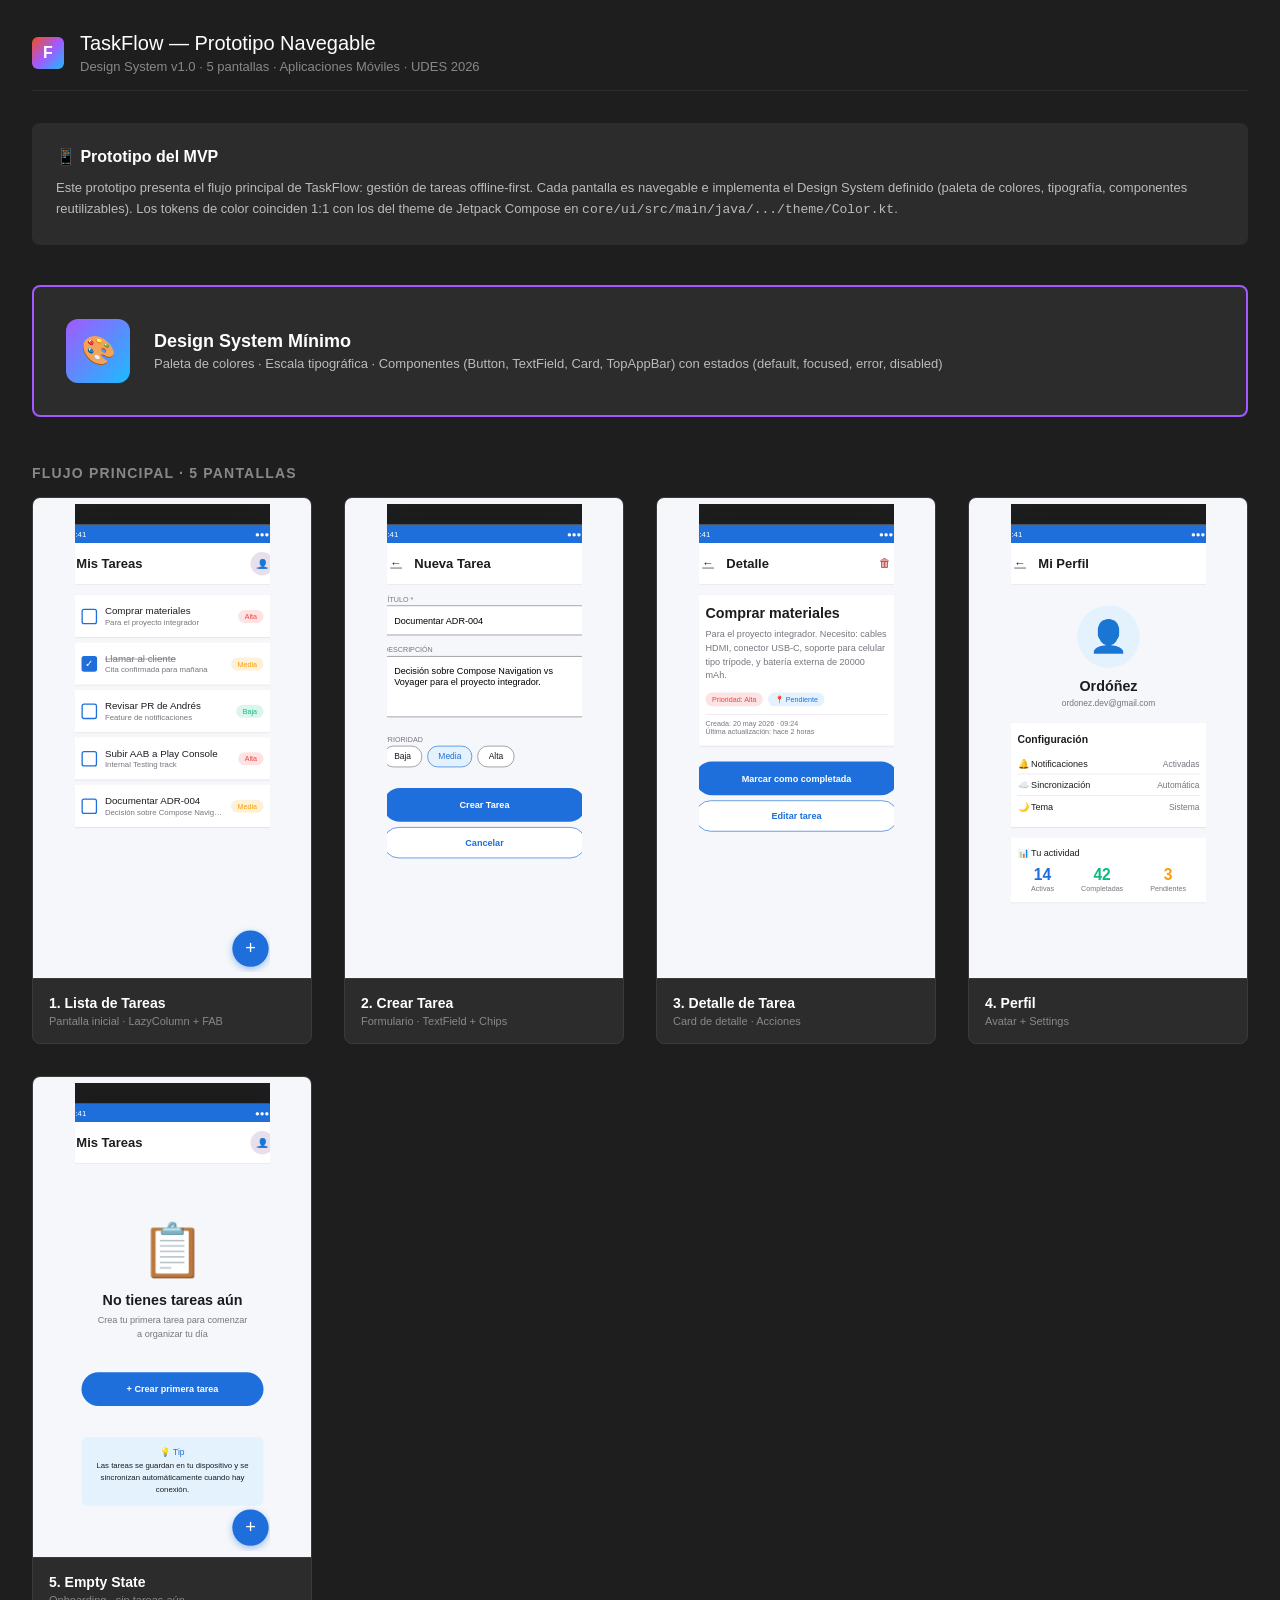
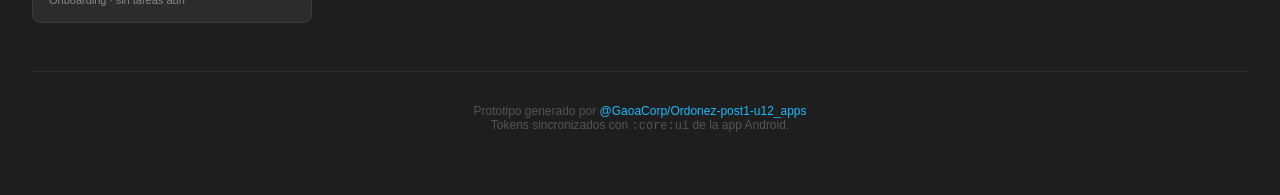
<file: prototype/index.html>
<!DOCTYPE html>
<html lang="es">
<head>
<meta charset="UTF-8">
<meta name="viewport" content="width=device-width, initial-scale=1.0">
<title>TaskFlow — Prototipo Figma</title>
<style>
  * { box-sizing: border-box; margin: 0; padding: 0; }
  body {
    font-family: -apple-system, 'Segoe UI', Roboto, sans-serif;
    background: #1E1E1E;
    color: #FFFFFF;
    min-height: 100vh;
    padding: 32px;
  }
  .figma-header {
    display: flex;
    align-items: center;
    gap: 16px;
    margin-bottom: 32px;
    padding-bottom: 16px;
    border-bottom: 1px solid #2C2C2C;
  }
  .figma-logo {
    width: 32px; height: 32px;
    background: linear-gradient(135deg, #F24E1E 0%, #A259FF 50%, #1ABCFE 100%);
    border-radius: 6px;
    display: flex; align-items: center; justify-content: center;
    font-weight: 700;
    font-size: 16px;
  }
  h1 { font-size: 20px; font-weight: 500; }
  .subtitle { font-size: 13px; color: #888; margin-top: 4px; }
  
  .container { max-width: 1400px; margin: 0 auto; }
  
  .intro {
    background: #2C2C2C;
    border-radius: 8px;
    padding: 24px;
    margin-bottom: 40px;
  }
  .intro h2 { font-size: 16px; font-weight: 600; margin-bottom: 12px; color: #FFF; }
  .intro p { font-size: 13px; color: #BBB; line-height: 1.6; }
  
  .section-title {
    font-size: 14px;
    text-transform: uppercase;
    letter-spacing: 1.2px;
    color: #888;
    margin: 32px 0 16px;
    font-weight: 600;
  }
  
  .screen-grid {
    display: grid;
    grid-template-columns: repeat(auto-fit, minmax(280px, 1fr));
    gap: 32px;
    margin-bottom: 48px;
  }
  
  .screen-card {
    background: #2C2C2C;
    border-radius: 8px;
    overflow: hidden;
    border: 1px solid #3A3A3A;
    transition: all 0.2s;
    text-decoration: none;
    color: inherit;
    display: block;
  }
  .screen-card:hover {
    border-color: #1ABCFE;
    transform: translateY(-4px);
    box-shadow: 0 8px 24px rgba(26,188,254,0.2);
  }
  .screen-preview {
    height: 480px;
    background: #F5F7FA;
    display: flex;
    align-items: center;
    justify-content: center;
    overflow: hidden;
  }
  .screen-preview iframe {
    border: none;
    transform: scale(0.65);
    transform-origin: center center;
    width: 360px;
    height: 720px;
    pointer-events: none;
  }
  .screen-meta {
    padding: 16px;
    border-top: 1px solid #3A3A3A;
  }
  .screen-name { font-size: 14px; font-weight: 600; margin-bottom: 4px; }
  .screen-flow { font-size: 11px; color: #888; }
  
  .ds-card {
    background: #2C2C2C;
    border: 2px solid #A259FF;
    border-radius: 8px;
    padding: 32px;
    margin-bottom: 48px;
    text-decoration: none;
    color: inherit;
    display: flex;
    align-items: center;
    gap: 24px;
    transition: all 0.2s;
  }
  .ds-card:hover {
    background: #353535;
    transform: translateX(4px);
  }
  .ds-icon {
    width: 64px;
    height: 64px;
    background: linear-gradient(135deg, #A259FF 0%, #1ABCFE 100%);
    border-radius: 12px;
    display: flex;
    align-items: center;
    justify-content: center;
    font-size: 28px;
    flex-shrink: 0;
  }
  .ds-info h3 { font-size: 18px; font-weight: 600; margin-bottom: 4px; }
  .ds-info p { font-size: 13px; color: #BBB; }
  
  .footer {
    text-align: center;
    font-size: 12px;
    color: #555;
    padding: 32px 0;
    border-top: 1px solid #2C2C2C;
    margin-top: 48px;
  }
  .footer a { color: #1ABCFE; text-decoration: none; }
</style>
</head>
<body>
<div class="container">
  
  <div class="figma-header">
    <div class="figma-logo">F</div>
    <div>
      <h1>TaskFlow — Prototipo Navegable</h1>
      <div class="subtitle">Design System v1.0 · 5 pantallas · Aplicaciones Móviles · UDES 2026</div>
    </div>
  </div>
  
  <div class="intro">
    <h2>📱 Prototipo del MVP</h2>
    <p>
      Este prototipo presenta el flujo principal de TaskFlow: gestión de tareas offline-first.
      Cada pantalla es navegable e implementa el Design System definido (paleta de colores,
      tipografía, componentes reutilizables). Los tokens de color coinciden 1:1 con los del
      theme de Jetpack Compose en <code>core/ui/src/main/java/.../theme/Color.kt</code>.
    </p>
  </div>

  <a href="design-system.html" class="ds-card">
    <div class="ds-icon">🎨</div>
    <div class="ds-info">
      <h3>Design System Mínimo</h3>
      <p>Paleta de colores · Escala tipográfica · Componentes (Button, TextField, Card, TopAppBar) con estados (default, focused, error, disabled)</p>
    </div>
  </a>

  <div class="section-title">Flujo principal · 5 pantallas</div>
  
  <div class="screen-grid">
    
    <a href="screen-1-list.html" class="screen-card">
      <div class="screen-preview"><iframe src="screen-1-list.html"></iframe></div>
      <div class="screen-meta">
        <div class="screen-name">1. Lista de Tareas</div>
        <div class="screen-flow">Pantalla inicial · LazyColumn + FAB</div>
      </div>
    </a>
    
    <a href="screen-2-create.html" class="screen-card">
      <div class="screen-preview"><iframe src="screen-2-create.html"></iframe></div>
      <div class="screen-meta">
        <div class="screen-name">2. Crear Tarea</div>
        <div class="screen-flow">Formulario · TextField + Chips</div>
      </div>
    </a>
    
    <a href="screen-3-detail.html" class="screen-card">
      <div class="screen-preview"><iframe src="screen-3-detail.html"></iframe></div>
      <div class="screen-meta">
        <div class="screen-name">3. Detalle de Tarea</div>
        <div class="screen-flow">Card de detalle · Acciones</div>
      </div>
    </a>
    
    <a href="screen-4-profile.html" class="screen-card">
      <div class="screen-preview"><iframe src="screen-4-profile.html"></iframe></div>
      <div class="screen-meta">
        <div class="screen-name">4. Perfil</div>
        <div class="screen-flow">Avatar + Settings</div>
      </div>
    </a>
    
    <a href="screen-5-empty.html" class="screen-card">
      <div class="screen-preview"><iframe src="screen-5-empty.html"></iframe></div>
      <div class="screen-meta">
        <div class="screen-name">5. Empty State</div>
        <div class="screen-flow">Onboarding · sin tareas aún</div>
      </div>
    </a>
    
  </div>
  
  <div class="footer">
    Prototipo generado por <a href="https://github.com/GaoaCorp/Ordonez-post1-u12_apps">@GaoaCorp/Ordonez-post1-u12_apps</a><br>
    Tokens sincronizados con <code>:core:ui</code> de la app Android.
  </div>
  
</div>
</body>
</html>
</file>
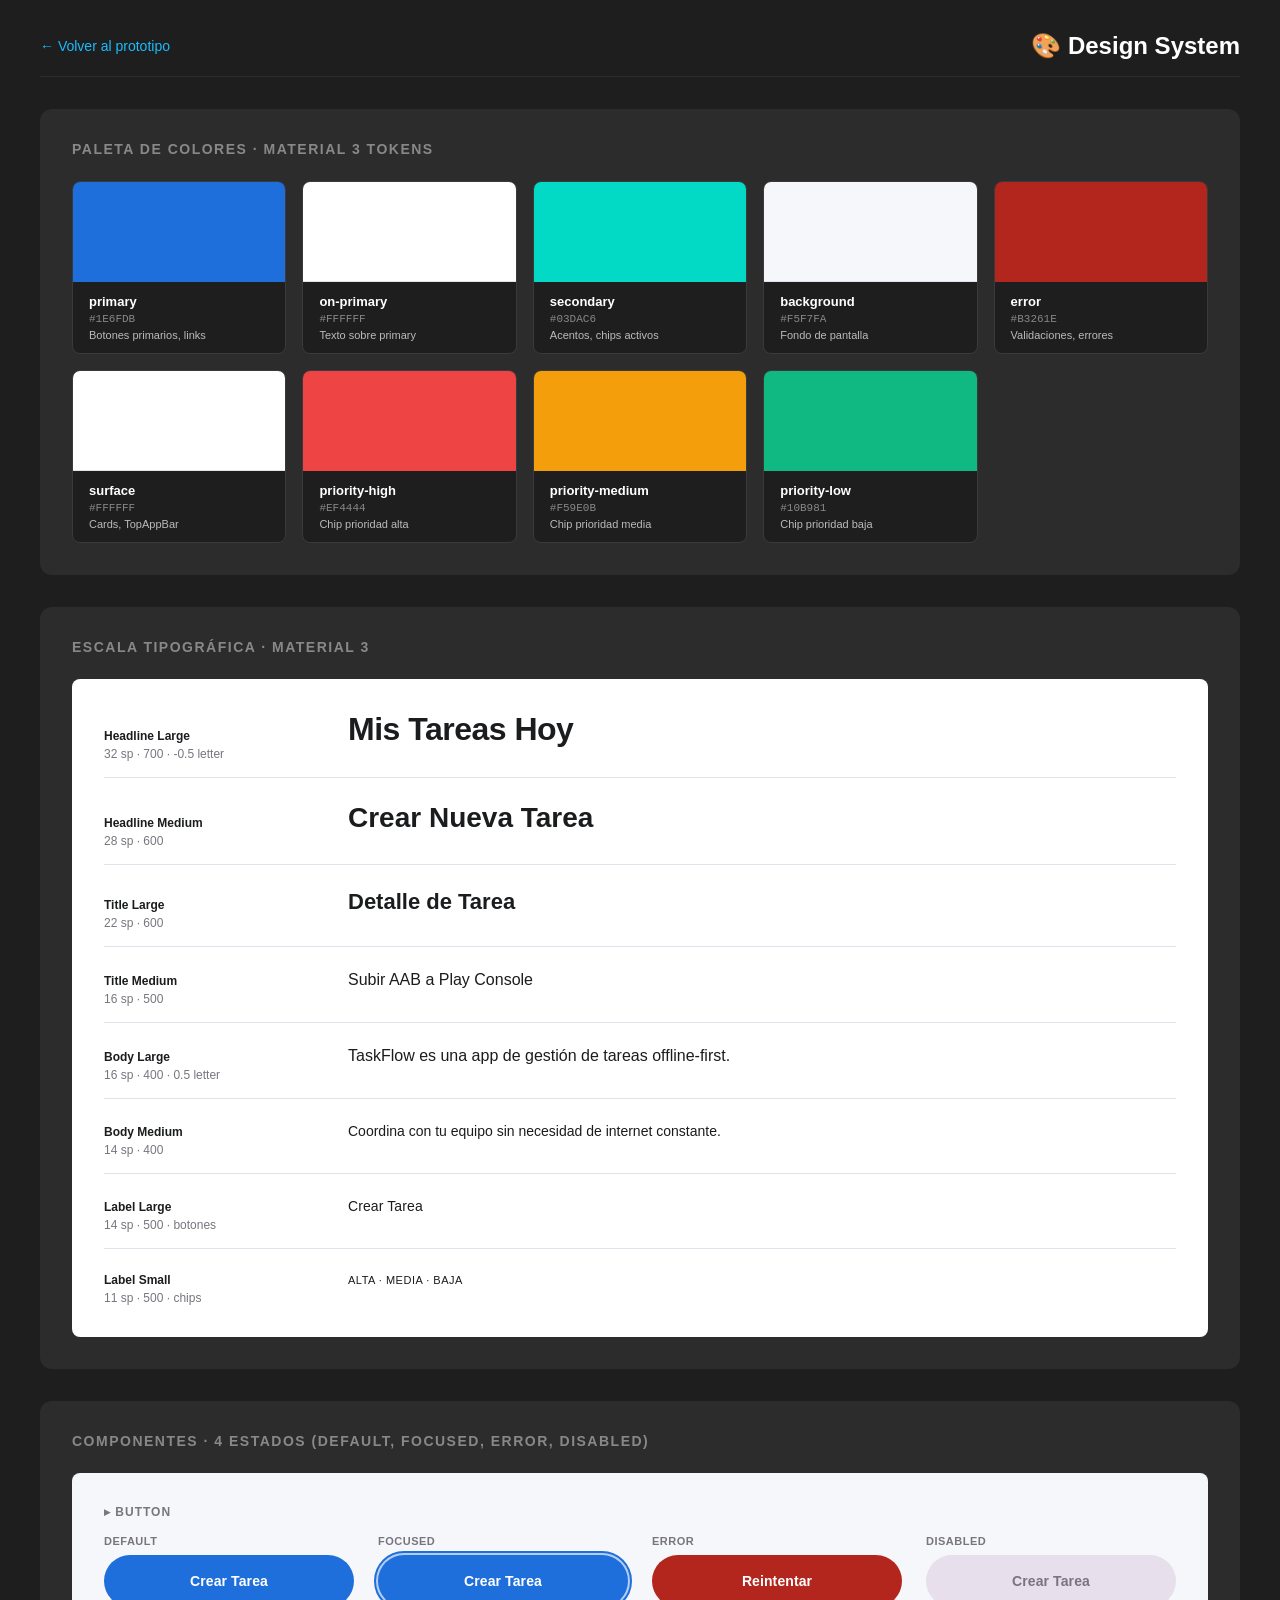
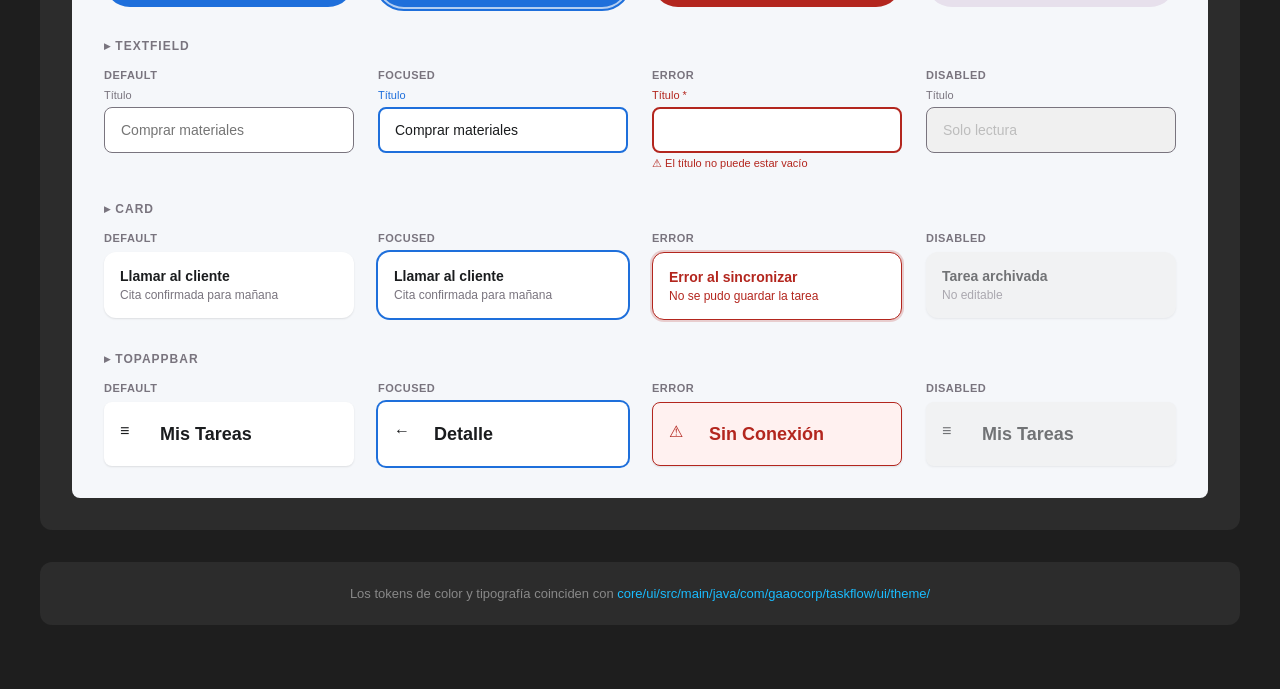
<file: prototype/design-system.html>
<!DOCTYPE html>
<html lang="es">
<head>
<meta charset="UTF-8">
<title>TaskFlow — Design System</title>
<style>
  * { box-sizing: border-box; margin: 0; padding: 0; font-family: -apple-system,'Segoe UI',Roboto,sans-serif; }
  body { background: #1E1E1E; color: #FFF; padding: 32px; }
  .container { max-width: 1200px; margin: 0 auto; }
  
  .nav { display: flex; align-items: center; gap: 16px; padding-bottom: 16px; border-bottom: 1px solid #2C2C2C; margin-bottom: 32px; }
  .back { color: #1ABCFE; text-decoration: none; font-size: 14px; }
  .back:hover { text-decoration: underline; }
  h1 { font-size: 24px; font-weight: 600; }
  
  .panel {
    background: #2C2C2C;
    border-radius: 12px;
    padding: 32px;
    margin-bottom: 32px;
  }
  
  .panel-title {
    font-size: 14px;
    text-transform: uppercase;
    letter-spacing: 1.5px;
    color: #888;
    margin-bottom: 24px;
    font-weight: 600;
  }
  
  /* ─── PALETA DE COLORES ─── */
  .color-grid {
    display: grid;
    grid-template-columns: repeat(auto-fit, minmax(200px, 1fr));
    gap: 16px;
  }
  .color-token {
    background: #1E1E1E;
    border-radius: 8px;
    overflow: hidden;
    border: 1px solid #3A3A3A;
  }
  .color-swatch { height: 100px; }
  .color-info { padding: 12px 16px; }
  .color-name { font-size: 13px; font-weight: 600; margin-bottom: 4px; }
  .color-hex { font-size: 11px; color: #888; font-family: 'Courier New', monospace; }
  .color-usage { font-size: 11px; color: #BBB; margin-top: 4px; }
  
  /* ─── TIPOGRAFÍA ─── */
  .type-scale { display: flex; flex-direction: column; gap: 24px; background: #FFFFFF; color: #1A1C1E; padding: 32px; border-radius: 8px; }
  .type-row { display: grid; grid-template-columns: 220px 1fr; align-items: baseline; gap: 24px; border-bottom: 1px solid #E7E0EC; padding-bottom: 16px; }
  .type-meta { color: #79747E; font-size: 12px; }
  .type-meta b { color: #1A1C1E; display: block; margin-bottom: 4px; }
  .type-sample-headline { font-size: 32px; font-weight: 700; letter-spacing: -0.5px; }
  .type-sample-headline-m { font-size: 28px; font-weight: 600; }
  .type-sample-title { font-size: 22px; font-weight: 600; }
  .type-sample-title-m { font-size: 16px; font-weight: 500; }
  .type-sample-body { font-size: 16px; font-weight: 400; }
  .type-sample-body-m { font-size: 14px; font-weight: 400; }
  .type-sample-label { font-size: 14px; font-weight: 500; letter-spacing: 0.1px; }
  .type-sample-label-s { font-size: 11px; font-weight: 500; letter-spacing: 0.5px; }
  
  /* ─── COMPONENTES ─── */
  .components-bg { background: #F5F7FA; color: #1A1C1E; padding: 32px; border-radius: 8px; }
  .comp-group { margin-bottom: 32px; }
  .comp-group:last-child { margin-bottom: 0; }
  .comp-group-title {
    font-size: 12px;
    text-transform: uppercase;
    letter-spacing: 1px;
    color: #79747E;
    margin-bottom: 16px;
    font-weight: 700;
  }
  .comp-states {
    display: grid;
    grid-template-columns: repeat(4, 1fr);
    gap: 24px;
  }
  .state-cell { }
  .state-label {
    font-size: 11px;
    color: #79747E;
    margin-bottom: 8px;
    text-transform: uppercase;
    letter-spacing: 0.5px;
    font-weight: 600;
  }
  
  /* Botones */
  .btn {
    display: block;
    width: 100%;
    height: 52px;
    border-radius: 26px;
    font-size: 14px;
    font-weight: 600;
    border: none;
    cursor: pointer;
    background: #1E6FDB;
    color: white;
    letter-spacing: 0.1px;
  }
  .btn.focused { box-shadow: 0 0 0 3px rgba(30,111,219,0.3); outline: 2px solid #1E6FDB; outline-offset: 2px; }
  .btn.error { background: #B3261E; }
  .btn.disabled { background: #E7E0EC; color: #79747E; cursor: not-allowed; }
  
  /* TextFields */
  .tf {
    width: 100%;
    padding: 14px 16px;
    border: 1px solid #79747E;
    border-radius: 8px;
    background: white;
    font-size: 14px;
    color: #1A1C1E;
    outline: none;
  }
  .tf.focused { border: 2px solid #1E6FDB; padding: 13px 15px; }
  .tf.error { border: 2px solid #B3261E; padding: 13px 15px; }
  .tf.error::after { content: 'Campo requerido'; }
  .tf.disabled { background: #F0F0F0; color: #BDBDBD; cursor: not-allowed; }
  .tf-label { font-size: 11px; color: #79747E; margin-bottom: 6px; display: block; }
  .tf-error-msg { font-size: 11px; color: #B3261E; margin-top: 4px; }
  
  /* Card */
  .ui-card {
    background: white;
    border-radius: 12px;
    padding: 16px;
    box-shadow: 0 1px 2px rgba(0,0,0,0.1);
  }
  .ui-card.focused { box-shadow: 0 0 0 2px #1E6FDB; }
  .ui-card.error { border: 1px solid #B3261E; box-shadow: 0 0 0 2px rgba(179,38,30,0.2); }
  .ui-card.disabled { background: #F0F0F0; opacity: 0.6; }
  .ui-card-title { font-size: 14px; font-weight: 600; margin-bottom: 4px; }
  .ui-card-body { font-size: 12px; color: #79747E; }
  
  /* TopAppBar */
  .topbar {
    background: white;
    height: 64px;
    display: flex;
    align-items: center;
    padding: 0 16px;
    box-shadow: 0 1px 2px rgba(0,0,0,0.1);
    border-radius: 8px;
  }
  .topbar.focused { box-shadow: 0 0 0 2px #1E6FDB; }
  .topbar.error { background: #FFF1F0; border: 1px solid #B3261E; }
  .topbar.disabled { background: #F0F0F0; opacity: 0.6; }
  .topbar-icon { width: 24px; height: 24px; margin-right: 16px; color: #1A1C1E; }
  .topbar-title { font-size: 18px; font-weight: 600; color: #1A1C1E; }
</style>
</head>
<body>
<div class="container">

  <div class="nav">
    <a href="index.html" class="back">← Volver al prototipo</a>
    <div style="flex:1"></div>
    <h1>🎨 Design System</h1>
  </div>

  <!-- ─── PALETA DE COLORES ─── -->
  <div class="panel">
    <div class="panel-title">Paleta de Colores · Material 3 Tokens</div>
    <div class="color-grid">
      <div class="color-token">
        <div class="color-swatch" style="background:#1E6FDB"></div>
        <div class="color-info">
          <div class="color-name">primary</div>
          <div class="color-hex">#1E6FDB</div>
          <div class="color-usage">Botones primarios, links</div>
        </div>
      </div>
      <div class="color-token">
        <div class="color-swatch" style="background:#FFFFFF;border-bottom:1px solid #E7E0EC"></div>
        <div class="color-info">
          <div class="color-name">on-primary</div>
          <div class="color-hex">#FFFFFF</div>
          <div class="color-usage">Texto sobre primary</div>
        </div>
      </div>
      <div class="color-token">
        <div class="color-swatch" style="background:#03DAC6"></div>
        <div class="color-info">
          <div class="color-name">secondary</div>
          <div class="color-hex">#03DAC6</div>
          <div class="color-usage">Acentos, chips activos</div>
        </div>
      </div>
      <div class="color-token">
        <div class="color-swatch" style="background:#F5F7FA;border-bottom:1px solid #E7E0EC"></div>
        <div class="color-info">
          <div class="color-name">background</div>
          <div class="color-hex">#F5F7FA</div>
          <div class="color-usage">Fondo de pantalla</div>
        </div>
      </div>
      <div class="color-token">
        <div class="color-swatch" style="background:#B3261E"></div>
        <div class="color-info">
          <div class="color-name">error</div>
          <div class="color-hex">#B3261E</div>
          <div class="color-usage">Validaciones, errores</div>
        </div>
      </div>
      <div class="color-token">
        <div class="color-swatch" style="background:#FFFFFF;border-bottom:1px solid #E7E0EC"></div>
        <div class="color-info">
          <div class="color-name">surface</div>
          <div class="color-hex">#FFFFFF</div>
          <div class="color-usage">Cards, TopAppBar</div>
        </div>
      </div>
      <div class="color-token">
        <div class="color-swatch" style="background:#EF4444"></div>
        <div class="color-info">
          <div class="color-name">priority-high</div>
          <div class="color-hex">#EF4444</div>
          <div class="color-usage">Chip prioridad alta</div>
        </div>
      </div>
      <div class="color-token">
        <div class="color-swatch" style="background:#F59E0B"></div>
        <div class="color-info">
          <div class="color-name">priority-medium</div>
          <div class="color-hex">#F59E0B</div>
          <div class="color-usage">Chip prioridad media</div>
        </div>
      </div>
      <div class="color-token">
        <div class="color-swatch" style="background:#10B981"></div>
        <div class="color-info">
          <div class="color-name">priority-low</div>
          <div class="color-hex">#10B981</div>
          <div class="color-usage">Chip prioridad baja</div>
        </div>
      </div>
    </div>
  </div>

  <!-- ─── TIPOGRAFÍA ─── -->
  <div class="panel">
    <div class="panel-title">Escala Tipográfica · Material 3</div>
    <div class="type-scale">
      <div class="type-row">
        <div class="type-meta"><b>Headline Large</b>32 sp · 700 · -0.5 letter</div>
        <div class="type-sample-headline">Mis Tareas Hoy</div>
      </div>
      <div class="type-row">
        <div class="type-meta"><b>Headline Medium</b>28 sp · 600</div>
        <div class="type-sample-headline-m">Crear Nueva Tarea</div>
      </div>
      <div class="type-row">
        <div class="type-meta"><b>Title Large</b>22 sp · 600</div>
        <div class="type-sample-title">Detalle de Tarea</div>
      </div>
      <div class="type-row">
        <div class="type-meta"><b>Title Medium</b>16 sp · 500</div>
        <div class="type-sample-title-m">Subir AAB a Play Console</div>
      </div>
      <div class="type-row">
        <div class="type-meta"><b>Body Large</b>16 sp · 400 · 0.5 letter</div>
        <div class="type-sample-body">TaskFlow es una app de gestión de tareas offline-first.</div>
      </div>
      <div class="type-row">
        <div class="type-meta"><b>Body Medium</b>14 sp · 400</div>
        <div class="type-sample-body-m">Coordina con tu equipo sin necesidad de internet constante.</div>
      </div>
      <div class="type-row">
        <div class="type-meta"><b>Label Large</b>14 sp · 500 · botones</div>
        <div class="type-sample-label">Crear Tarea</div>
      </div>
      <div class="type-row" style="border-bottom:none;padding-bottom:0">
        <div class="type-meta"><b>Label Small</b>11 sp · 500 · chips</div>
        <div class="type-sample-label-s" style="text-transform:uppercase">ALTA · MEDIA · BAJA</div>
      </div>
    </div>
  </div>

  <!-- ─── COMPONENTES ─── -->
  <div class="panel">
    <div class="panel-title">Componentes · 4 Estados (Default, Focused, Error, Disabled)</div>
    <div class="components-bg">
      
      <!-- Button -->
      <div class="comp-group">
        <div class="comp-group-title">▸ Button</div>
        <div class="comp-states">
          <div class="state-cell">
            <div class="state-label">Default</div>
            <button class="btn">Crear Tarea</button>
          </div>
          <div class="state-cell">
            <div class="state-label">Focused</div>
            <button class="btn focused">Crear Tarea</button>
          </div>
          <div class="state-cell">
            <div class="state-label">Error</div>
            <button class="btn error">Reintentar</button>
          </div>
          <div class="state-cell">
            <div class="state-label">Disabled</div>
            <button class="btn disabled" disabled>Crear Tarea</button>
          </div>
        </div>
      </div>

      <!-- TextField -->
      <div class="comp-group">
        <div class="comp-group-title">▸ TextField</div>
        <div class="comp-states">
          <div class="state-cell">
            <div class="state-label">Default</div>
            <label class="tf-label">Título</label>
            <input class="tf" placeholder="Comprar materiales">
          </div>
          <div class="state-cell">
            <div class="state-label">Focused</div>
            <label class="tf-label" style="color:#1E6FDB">Título</label>
            <input class="tf focused" value="Comprar materiales">
          </div>
          <div class="state-cell">
            <div class="state-label">Error</div>
            <label class="tf-label" style="color:#B3261E">Título *</label>
            <input class="tf error" value="">
            <div class="tf-error-msg">⚠ El título no puede estar vacío</div>
          </div>
          <div class="state-cell">
            <div class="state-label">Disabled</div>
            <label class="tf-label">Título</label>
            <input class="tf disabled" value="Solo lectura" disabled>
          </div>
        </div>
      </div>

      <!-- Card -->
      <div class="comp-group">
        <div class="comp-group-title">▸ Card</div>
        <div class="comp-states">
          <div class="state-cell">
            <div class="state-label">Default</div>
            <div class="ui-card">
              <div class="ui-card-title">Llamar al cliente</div>
              <div class="ui-card-body">Cita confirmada para mañana</div>
            </div>
          </div>
          <div class="state-cell">
            <div class="state-label">Focused</div>
            <div class="ui-card focused">
              <div class="ui-card-title">Llamar al cliente</div>
              <div class="ui-card-body">Cita confirmada para mañana</div>
            </div>
          </div>
          <div class="state-cell">
            <div class="state-label">Error</div>
            <div class="ui-card error">
              <div class="ui-card-title" style="color:#B3261E">Error al sincronizar</div>
              <div class="ui-card-body" style="color:#B3261E">No se pudo guardar la tarea</div>
            </div>
          </div>
          <div class="state-cell">
            <div class="state-label">Disabled</div>
            <div class="ui-card disabled">
              <div class="ui-card-title">Tarea archivada</div>
              <div class="ui-card-body">No editable</div>
            </div>
          </div>
        </div>
      </div>

      <!-- TopAppBar -->
      <div class="comp-group">
        <div class="comp-group-title">▸ TopAppBar</div>
        <div class="comp-states">
          <div class="state-cell">
            <div class="state-label">Default</div>
            <div class="topbar">
              <div class="topbar-icon">≡</div>
              <div class="topbar-title">Mis Tareas</div>
            </div>
          </div>
          <div class="state-cell">
            <div class="state-label">Focused</div>
            <div class="topbar focused">
              <div class="topbar-icon">←</div>
              <div class="topbar-title">Detalle</div>
            </div>
          </div>
          <div class="state-cell">
            <div class="state-label">Error</div>
            <div class="topbar error">
              <div class="topbar-icon" style="color:#B3261E">⚠</div>
              <div class="topbar-title" style="color:#B3261E">Sin Conexión</div>
            </div>
          </div>
          <div class="state-cell">
            <div class="state-label">Disabled</div>
            <div class="topbar disabled">
              <div class="topbar-icon">≡</div>
              <div class="topbar-title">Mis Tareas</div>
            </div>
          </div>
        </div>
      </div>

    </div>
  </div>

  <div class="panel" style="text-align:center;padding:24px">
    <div style="font-size:13px;color:#888">
      Los tokens de color y tipografía coinciden con <code style="color:#1ABCFE">core/ui/src/main/java/com/gaaocorp/taskflow/ui/theme/</code>
    </div>
  </div>

</div>
</body>
</html>
</file>
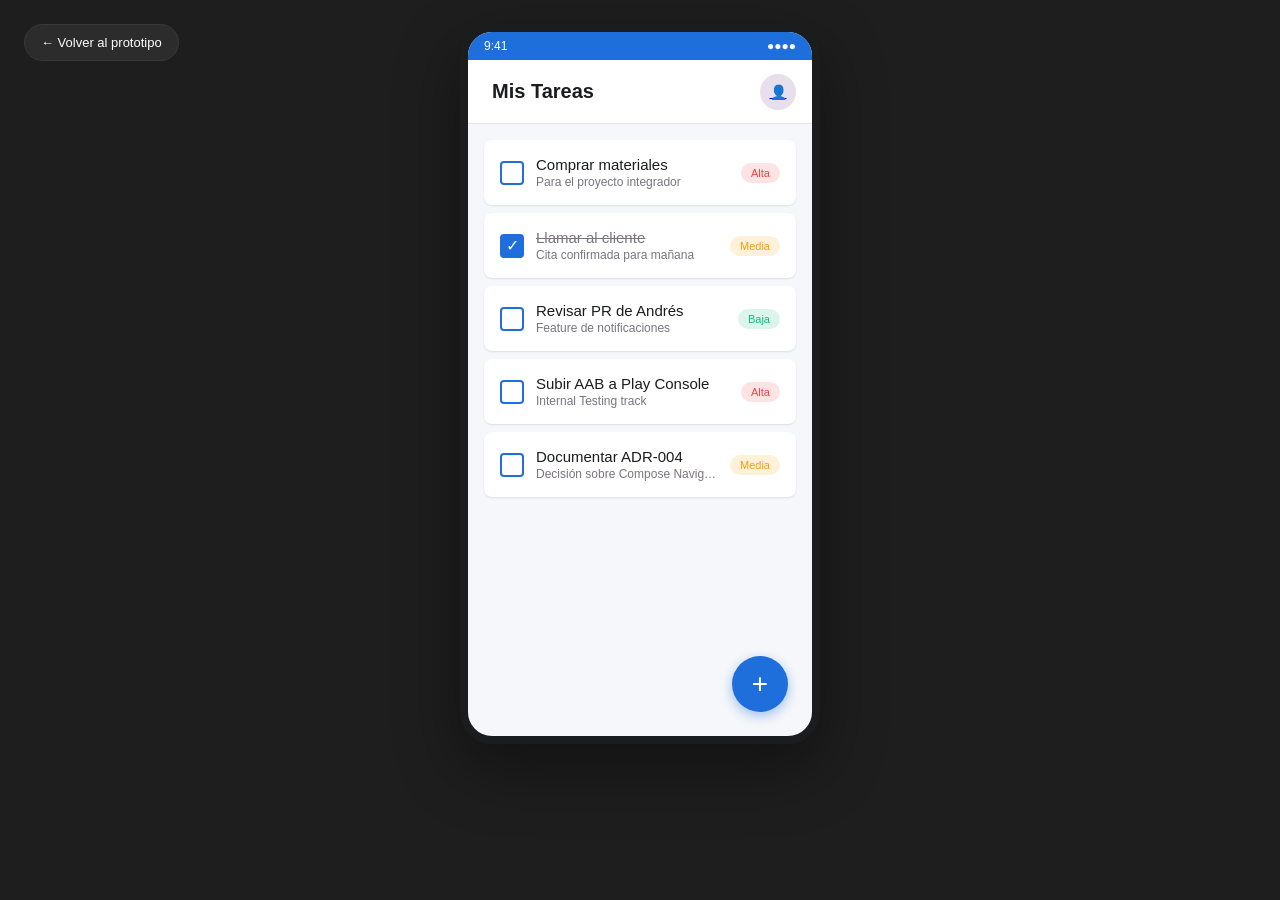
<file: prototype/screen-1-list.html>
<!DOCTYPE html>
<html lang="es"><head><meta charset="UTF-8"><title>1. Lista de Tareas — TaskFlow</title><link rel="stylesheet" href="styles.css"></head>
<body>
<a href="index.html" class="nav-back" id="navback">← Volver al prototipo</a>
<script>if(window.self!==window.top)document.getElementById("navback").style.display="none";</script>
<div class="phone-frame">
  <div class="status-bar"><span>9:41</span><span>●●●●</span></div>
  <div class="top-app-bar">
    <div class="title">Mis Tareas</div>
    <a href="screen-4-profile.html" class="icon-right">👤</a>
  </div>
  <div class="screen-content">
    
    <a href="screen-3-detail.html" class="nav-link">
      <div class="card">
        <div class="task-row">
          <div class="checkbox"></div>
          <div class="task-info">
            <div class="task-title">Comprar materiales</div>
            <div class="task-desc">Para el proyecto integrador</div>
          </div>
          <div class="priority-chip priority-high">Alta</div>
        </div>
      </div>
    </a>

    <a href="screen-3-detail.html" class="nav-link">
      <div class="card">
        <div class="task-row">
          <div class="checkbox checked">✓</div>
          <div class="task-info">
            <div class="task-title completed">Llamar al cliente</div>
            <div class="task-desc">Cita confirmada para mañana</div>
          </div>
          <div class="priority-chip priority-medium">Media</div>
        </div>
      </div>
    </a>

    <a href="screen-3-detail.html" class="nav-link">
      <div class="card">
        <div class="task-row">
          <div class="checkbox"></div>
          <div class="task-info">
            <div class="task-title">Revisar PR de Andrés</div>
            <div class="task-desc">Feature de notificaciones</div>
          </div>
          <div class="priority-chip priority-low">Baja</div>
        </div>
      </div>
    </a>

    <a href="screen-3-detail.html" class="nav-link">
      <div class="card">
        <div class="task-row">
          <div class="checkbox"></div>
          <div class="task-info">
            <div class="task-title">Subir AAB a Play Console</div>
            <div class="task-desc">Internal Testing track</div>
          </div>
          <div class="priority-chip priority-high">Alta</div>
        </div>
      </div>
    </a>

    <a href="screen-3-detail.html" class="nav-link">
      <div class="card">
        <div class="task-row">
          <div class="checkbox"></div>
          <div class="task-info">
            <div class="task-title">Documentar ADR-004</div>
            <div class="task-desc">Decisión sobre Compose Navigation</div>
          </div>
          <div class="priority-chip priority-medium">Media</div>
        </div>
      </div>
    </a>

  </div>
  <a href="screen-2-create.html" class="fab">+</a>
</div>
</body></html>
</file>
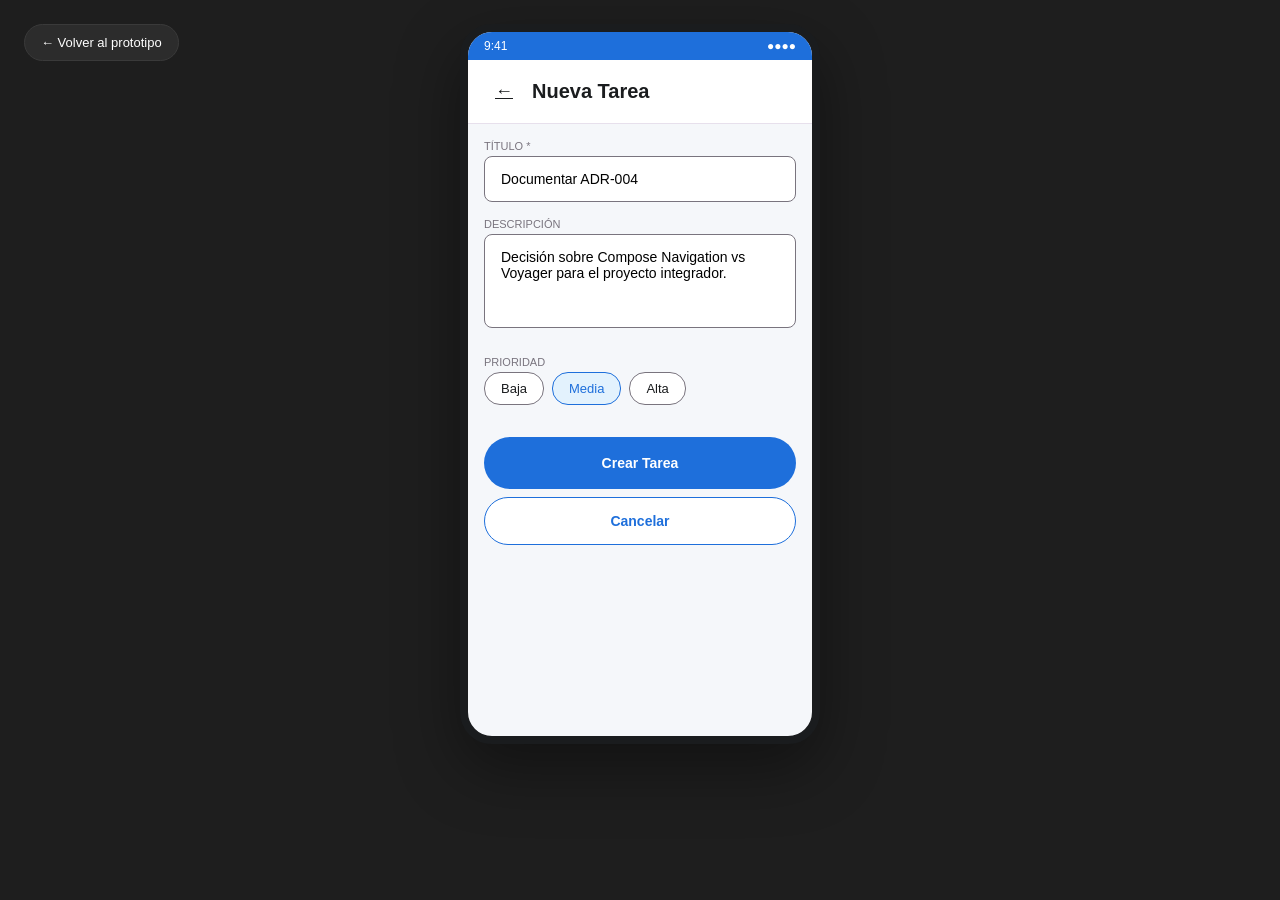
<file: prototype/screen-2-create.html>
<!DOCTYPE html>
<html lang="es"><head><meta charset="UTF-8"><title>2. Crear Tarea — TaskFlow</title><link rel="stylesheet" href="styles.css"></head>
<body>
<a href="index.html" class="nav-back" id="navback">← Volver al prototipo</a>
<script>if(window.self!==window.top)document.getElementById("navback").style.display="none";</script>
<div class="phone-frame">
  <div class="status-bar"><span>9:41</span><span>●●●●</span></div>
  <div class="top-app-bar">
    <a href="screen-1-list.html" class="icon-btn">←</a>
    <div class="title">Nueva Tarea</div>
  </div>
  <div class="screen-content">
    
    <label class="field-label">TÍTULO *</label>
    <input class="text-field" type="text" placeholder="Ej: Comprar materiales" value="Documentar ADR-004">
    
    <label class="field-label">DESCRIPCIÓN</label>
    <textarea class="text-field" rows="4" style="resize:none;font-family:inherit">Decisión sobre Compose Navigation vs Voyager para el proyecto integrador.</textarea>
    
    <label class="field-label" style="margin-top:8px">PRIORIDAD</label>
    <div class="chip-row">
      <div class="chip">Baja</div>
      <div class="chip selected">Media</div>
      <div class="chip">Alta</div>
    </div>
    
    <a href="screen-1-list.html" style="text-decoration:none"><button class="btn-primary">Crear Tarea</button></a>
    <a href="screen-1-list.html" style="text-decoration:none"><button class="btn-outlined">Cancelar</button></a>
    
  </div>
</div>
</body></html>
</file>
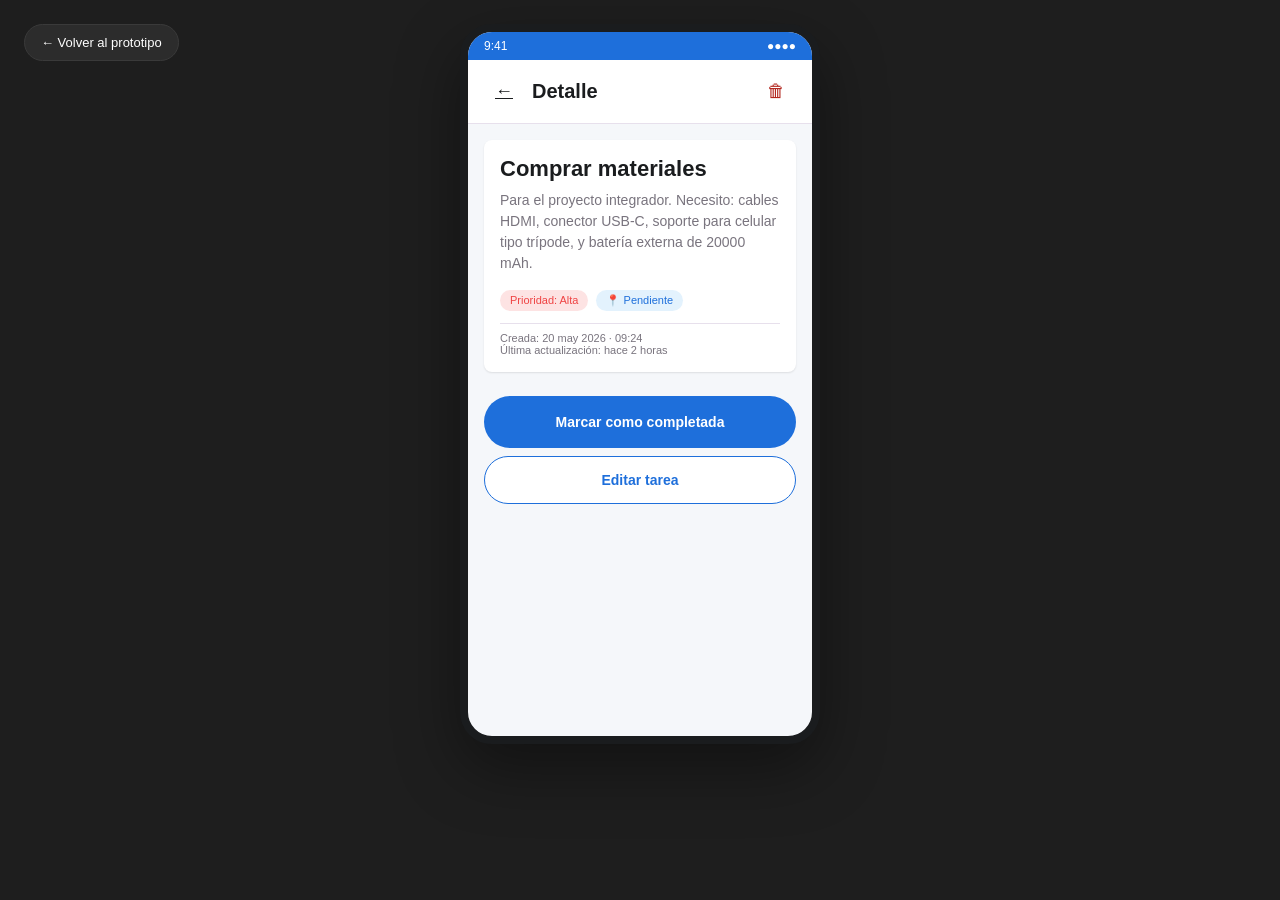
<file: prototype/screen-3-detail.html>
<!DOCTYPE html>
<html lang="es"><head><meta charset="UTF-8"><title>3. Detalle de Tarea — TaskFlow</title><link rel="stylesheet" href="styles.css"></head>
<body>
<a href="index.html" class="nav-back" id="navback">← Volver al prototipo</a>
<script>if(window.self!==window.top)document.getElementById("navback").style.display="none";</script>
<div class="phone-frame">
  <div class="status-bar"><span>9:41</span><span>●●●●</span></div>
  <div class="top-app-bar">
    <a href="screen-1-list.html" class="icon-btn">←</a>
    <div class="title">Detalle</div>
    <button class="icon-btn" style="color:#B3261E">🗑</button>
  </div>
  <div class="screen-content">
    
    <div class="card" style="cursor:default">
      <div style="font-size:22px;font-weight:600;color:#1A1C1E;margin-bottom:8px">Comprar materiales</div>
      <div style="font-size:14px;color:#79747E;line-height:1.5;margin-bottom:16px">
        Para el proyecto integrador. Necesito: cables HDMI, conector USB-C, soporte para celular tipo trípode, y batería externa de 20000 mAh.
      </div>
      
      <div style="display:flex;gap:8px;flex-wrap:wrap;margin-bottom:12px">
        <div class="priority-chip priority-high">Prioridad: Alta</div>
        <div style="padding:4px 10px;border-radius:11px;font-size:11px;font-weight:500;background:#E3F2FD;color:#1E6FDB">📍 Pendiente</div>
      </div>
      
      <div style="font-size:11px;color:#79747E;border-top:1px solid #E7E0EC;padding-top:8px">
        Creada: 20 may 2026 · 09:24<br>
        Última actualización: hace 2 horas
      </div>
    </div>

    <a href="screen-1-list.html" style="text-decoration:none">
      <button class="btn-primary">Marcar como completada</button>
    </a>
    
    <a href="screen-1-list.html" style="text-decoration:none">
      <button class="btn-outlined">Editar tarea</button>
    </a>
    
  </div>
</div>
</body></html>
</file>
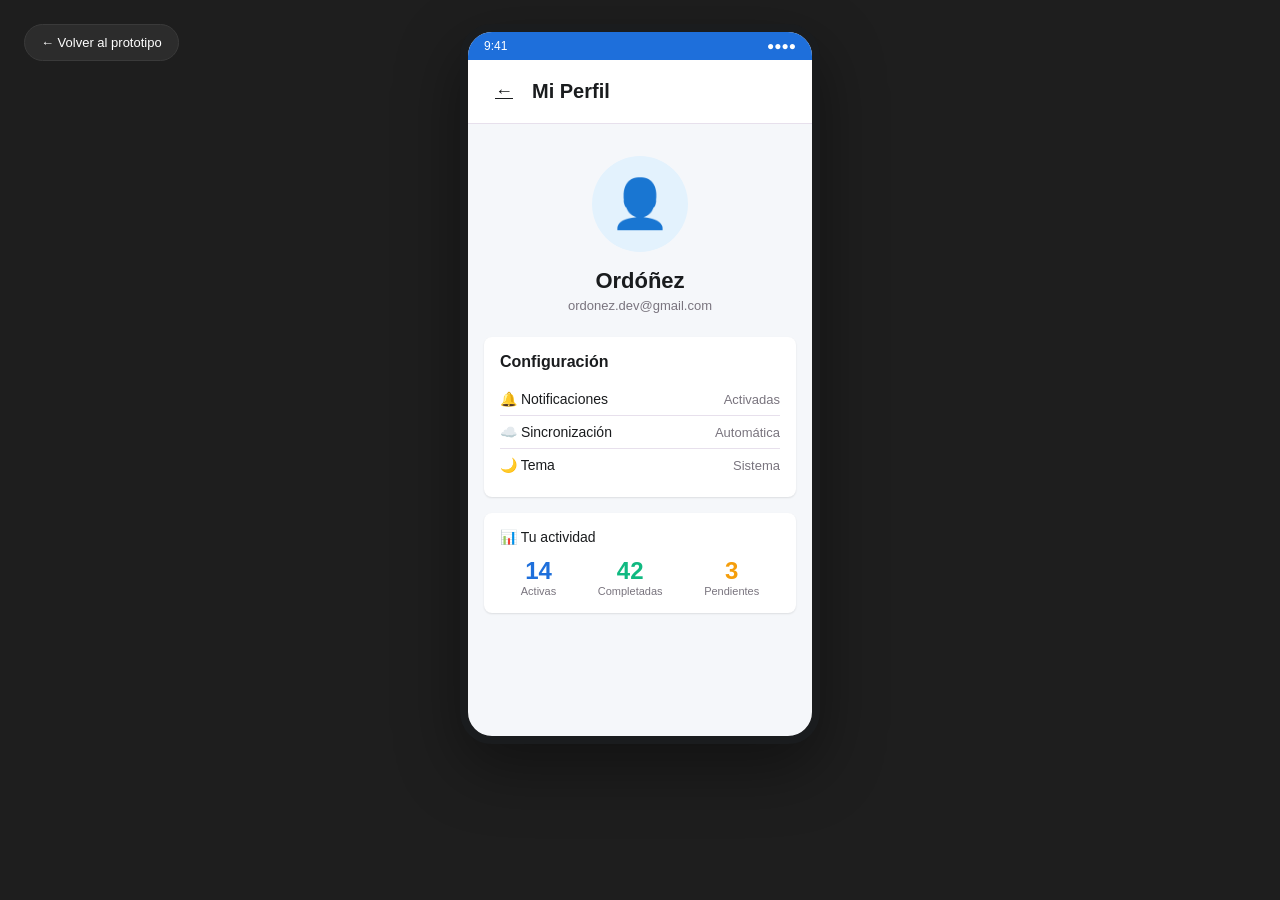
<file: prototype/screen-4-profile.html>
<!DOCTYPE html>
<html lang="es"><head><meta charset="UTF-8"><title>4. Perfil — TaskFlow</title><link rel="stylesheet" href="styles.css"></head>
<body>
<a href="index.html" class="nav-back" id="navback">← Volver al prototipo</a>
<script>if(window.self!==window.top)document.getElementById("navback").style.display="none";</script>
<div class="phone-frame">
  <div class="status-bar"><span>9:41</span><span>●●●●</span></div>
  <div class="top-app-bar">
    <a href="screen-1-list.html" class="icon-btn">←</a>
    <div class="title">Mi Perfil</div>
  </div>
  <div class="screen-content" style="text-align:center">
    
    <div style="margin-top:16px;display:flex;justify-content:center;margin-bottom:16px">
      <div style="width:96px;height:96px;border-radius:50%;background:#E3F2FD;display:flex;align-items:center;justify-content:center;font-size:48px">👤</div>
    </div>
    
    <div style="font-size:22px;font-weight:600;color:#1A1C1E;margin-bottom:4px">Ordóñez</div>
    <div style="font-size:13px;color:#79747E;margin-bottom:24px">ordonez.dev@gmail.com</div>
    
    <div class="card" style="cursor:default;text-align:left;margin-bottom:16px">
      <div style="font-size:16px;font-weight:600;margin-bottom:12px;color:#1A1C1E">Configuración</div>
      
      <div style="display:flex;justify-content:space-between;align-items:center;padding:8px 0">
        <div style="font-size:14px;color:#1A1C1E">🔔 Notificaciones</div>
        <div style="font-size:13px;color:#79747E">Activadas</div>
      </div>
      <div style="border-top:1px solid #E7E0EC"></div>
      
      <div style="display:flex;justify-content:space-between;align-items:center;padding:8px 0">
        <div style="font-size:14px;color:#1A1C1E">☁️ Sincronización</div>
        <div style="font-size:13px;color:#79747E">Automática</div>
      </div>
      <div style="border-top:1px solid #E7E0EC"></div>
      
      <div style="display:flex;justify-content:space-between;align-items:center;padding:8px 0">
        <div style="font-size:14px;color:#1A1C1E">🌙 Tema</div>
        <div style="font-size:13px;color:#79747E">Sistema</div>
      </div>
    </div>

    <div class="card" style="cursor:default;text-align:left">
      <div style="font-size:14px;color:#1A1C1E;font-weight:500;margin-bottom:4px">📊 Tu actividad</div>
      <div style="display:flex;justify-content:space-around;margin-top:12px">
        <div style="text-align:center">
          <div style="font-size:24px;font-weight:700;color:#1E6FDB">14</div>
          <div style="font-size:11px;color:#79747E">Activas</div>
        </div>
        <div style="text-align:center">
          <div style="font-size:24px;font-weight:700;color:#10B981">42</div>
          <div style="font-size:11px;color:#79747E">Completadas</div>
        </div>
        <div style="text-align:center">
          <div style="font-size:24px;font-weight:700;color:#F59E0B">3</div>
          <div style="font-size:11px;color:#79747E">Pendientes</div>
        </div>
      </div>
    </div>
    
  </div>
</div>
</body></html>
</file>
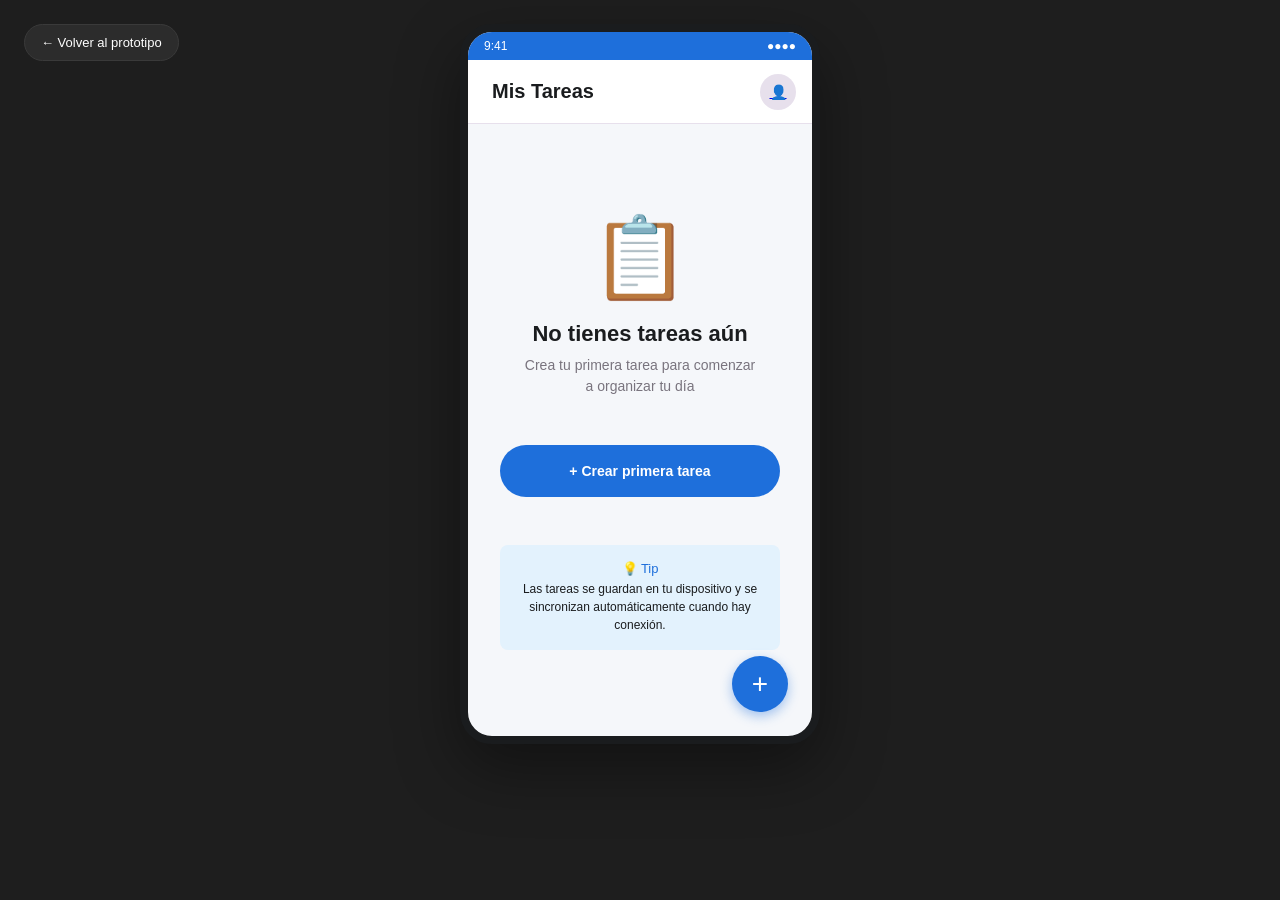
<file: prototype/screen-5-empty.html>
<!DOCTYPE html>
<html lang="es"><head><meta charset="UTF-8"><title>5. Empty State — TaskFlow</title><link rel="stylesheet" href="styles.css"></head>
<body>
<a href="index.html" class="nav-back" id="navback">← Volver al prototipo</a>
<script>
  // Ocultar nav-back si está renderizado en iframe (preview en index)
  if (window.self !== window.top) document.getElementById('navback').style.display = 'none';
</script>
<div class="phone-frame">
  <div class="status-bar"><span>9:41</span><span>●●●●</span></div>
  <div class="top-app-bar">
    <div class="title">Mis Tareas</div>
    <a href="screen-4-profile.html" class="icon-right">👤</a>
  </div>
  <div class="screen-content" style="display:flex;flex-direction:column;align-items:center;justify-content:center;text-align:center;padding:32px">
    
    <div style="font-size:80px;margin-bottom:16px">📋</div>
    
    <div style="font-size:22px;font-weight:600;color:#1A1C1E;margin-bottom:8px">
      No tienes tareas aún
    </div>
    
    <div style="font-size:14px;color:#79747E;line-height:1.5;margin-bottom:32px;max-width:240px">
      Crea tu primera tarea para comenzar a organizar tu día
    </div>
    
    <a href="screen-2-create.html" style="text-decoration:none;width:100%">
      <button class="btn-primary">+ Crear primera tarea</button>
    </a>

    <div style="margin-top:48px;padding:16px;background:#E3F2FD;border-radius:8px;width:100%">
      <div style="font-size:13px;color:#1E6FDB;font-weight:500;margin-bottom:4px">💡 Tip</div>
      <div style="font-size:12px;color:#1A1C1E;line-height:1.5">
        Las tareas se guardan en tu dispositivo y se sincronizan automáticamente cuando hay conexión.
      </div>
    </div>
    
  </div>
  <a href="screen-2-create.html" class="fab">+</a>
</div>
</body></html>
</file>
<file: prototype/styles.css>
* { box-sizing: border-box; margin: 0; padding: 0; }
body {
  font-family: 'Roboto', -apple-system, 'Segoe UI', sans-serif;
  background: #1E1E1E;
  min-height: 100vh;
  display: flex;
  flex-direction: column;
  align-items: center;
  padding: 24px;
}

.phone-frame {
  width: 360px;
  height: 720px;
  background: #F5F7FA;
  border-radius: 32px;
  overflow: hidden;
  box-shadow: 0 24px 64px rgba(0,0,0,0.4);
  position: relative;
  border: 8px solid #1A1C1E;
}

.status-bar {
  height: 28px;
  background: #1E6FDB;
  display: flex;
  justify-content: space-between;
  align-items: center;
  padding: 0 16px;
  color: white;
  font-size: 12px;
  font-weight: 500;
}

.top-app-bar {
  height: 64px;
  background: white;
  display: flex;
  align-items: center;
  padding: 0 16px;
  border-bottom: 1px solid #E7E0EC;
}

.top-app-bar .icon-btn {
  width: 40px;
  height: 40px;
  display: flex;
  align-items: center;
  justify-content: center;
  border-radius: 50%;
  background: none;
  border: none;
  cursor: pointer;
  font-size: 18px;
  color: #1A1C1E;
}
.top-app-bar .title { font-size: 20px; font-weight: 600; color: #1A1C1E; flex: 1; margin-left: 8px; }
.top-app-bar .icon-right { width: 36px; height: 36px; border-radius: 50%; background: #E7E0EC; display:flex; align-items:center; justify-content:center; font-size:14px; }

.screen-content {
  height: calc(100% - 92px);
  overflow-y: auto;
  padding: 16px;
}

.card {
  background: white;
  border-radius: 8px;
  padding: 16px;
  margin-bottom: 8px;
  box-shadow: 0 1px 2px rgba(0,0,0,0.1);
  cursor: pointer;
  transition: all 0.2s;
}
.card:hover { box-shadow: 0 2px 8px rgba(0,0,0,0.15); }

.task-row { display: flex; align-items: center; gap: 12px; }
.checkbox { width: 24px; height: 24px; border: 2px solid #1E6FDB; border-radius: 4px; flex-shrink: 0; display: flex; align-items: center; justify-content: center; }
.checkbox.checked { background: #1E6FDB; color: white; }
.task-info { flex: 1; min-width: 0; }
.task-title { font-size: 15px; font-weight: 500; color: #1A1C1E; margin-bottom: 2px; }
.task-title.completed { text-decoration: line-through; color: #79747E; }
.task-desc { font-size: 12px; color: #79747E; overflow: hidden; white-space: nowrap; text-overflow: ellipsis; }
.priority-chip { padding: 4px 10px; border-radius: 11px; font-size: 11px; font-weight: 500; flex-shrink: 0; }
.priority-high { background: rgba(239,68,68,0.15); color: #EF4444; }
.priority-medium { background: rgba(245,158,11,0.15); color: #F59E0B; }
.priority-low { background: rgba(16,185,129,0.15); color: #10B981; }

.fab {
  position: absolute;
  bottom: 24px;
  right: 24px;
  width: 56px;
  height: 56px;
  border-radius: 50%;
  background: #1E6FDB;
  color: white;
  border: none;
  font-size: 28px;
  cursor: pointer;
  box-shadow: 0 4px 12px rgba(30,111,219,0.4);
  display: flex;
  align-items: center;
  justify-content: center;
  text-decoration: none;
}

.btn-primary {
  width: 100%;
  height: 52px;
  background: #1E6FDB;
  color: white;
  border: none;
  border-radius: 26px;
  font-size: 14px;
  font-weight: 600;
  cursor: pointer;
  margin-top: 16px;
}

.btn-outlined {
  width: 100%;
  height: 48px;
  background: white;
  color: #1E6FDB;
  border: 1px solid #1E6FDB;
  border-radius: 24px;
  font-size: 14px;
  font-weight: 600;
  cursor: pointer;
  margin-top: 8px;
}

.text-field {
  width: 100%;
  padding: 14px 16px;
  border: 1px solid #79747E;
  border-radius: 8px;
  background: white;
  font-size: 14px;
  margin-bottom: 16px;
  font-family: inherit;
}
.text-field:focus { outline: none; border: 2px solid #1E6FDB; padding: 13px 15px; }
.field-label { font-size: 11px; color: #79747E; margin-bottom: 4px; display: block; font-weight: 500; }

.chip-row { display: flex; gap: 8px; margin-bottom: 16px; flex-wrap: wrap; }
.chip {
  padding: 8px 16px;
  border-radius: 16px;
  border: 1px solid #79747E;
  background: white;
  font-size: 13px;
  color: #1A1C1E;
  cursor: pointer;
}
.chip.selected { background: #E3F2FD; border-color: #1E6FDB; color: #1E6FDB; font-weight: 500; }

.nav-link {
  text-decoration: none;
  color: inherit;
  display: block;
}

.nav-back {
  position: fixed;
  top: 24px;
  left: 24px;
  background: #2C2C2C;
  color: #FFF;
  padding: 10px 16px;
  border-radius: 20px;
  font-size: 13px;
  text-decoration: none;
  border: 1px solid #3A3A3A;
  display: flex;
  align-items: center;
  gap: 8px;
}
.nav-back:hover { background: #3A3A3A; }
</file>
